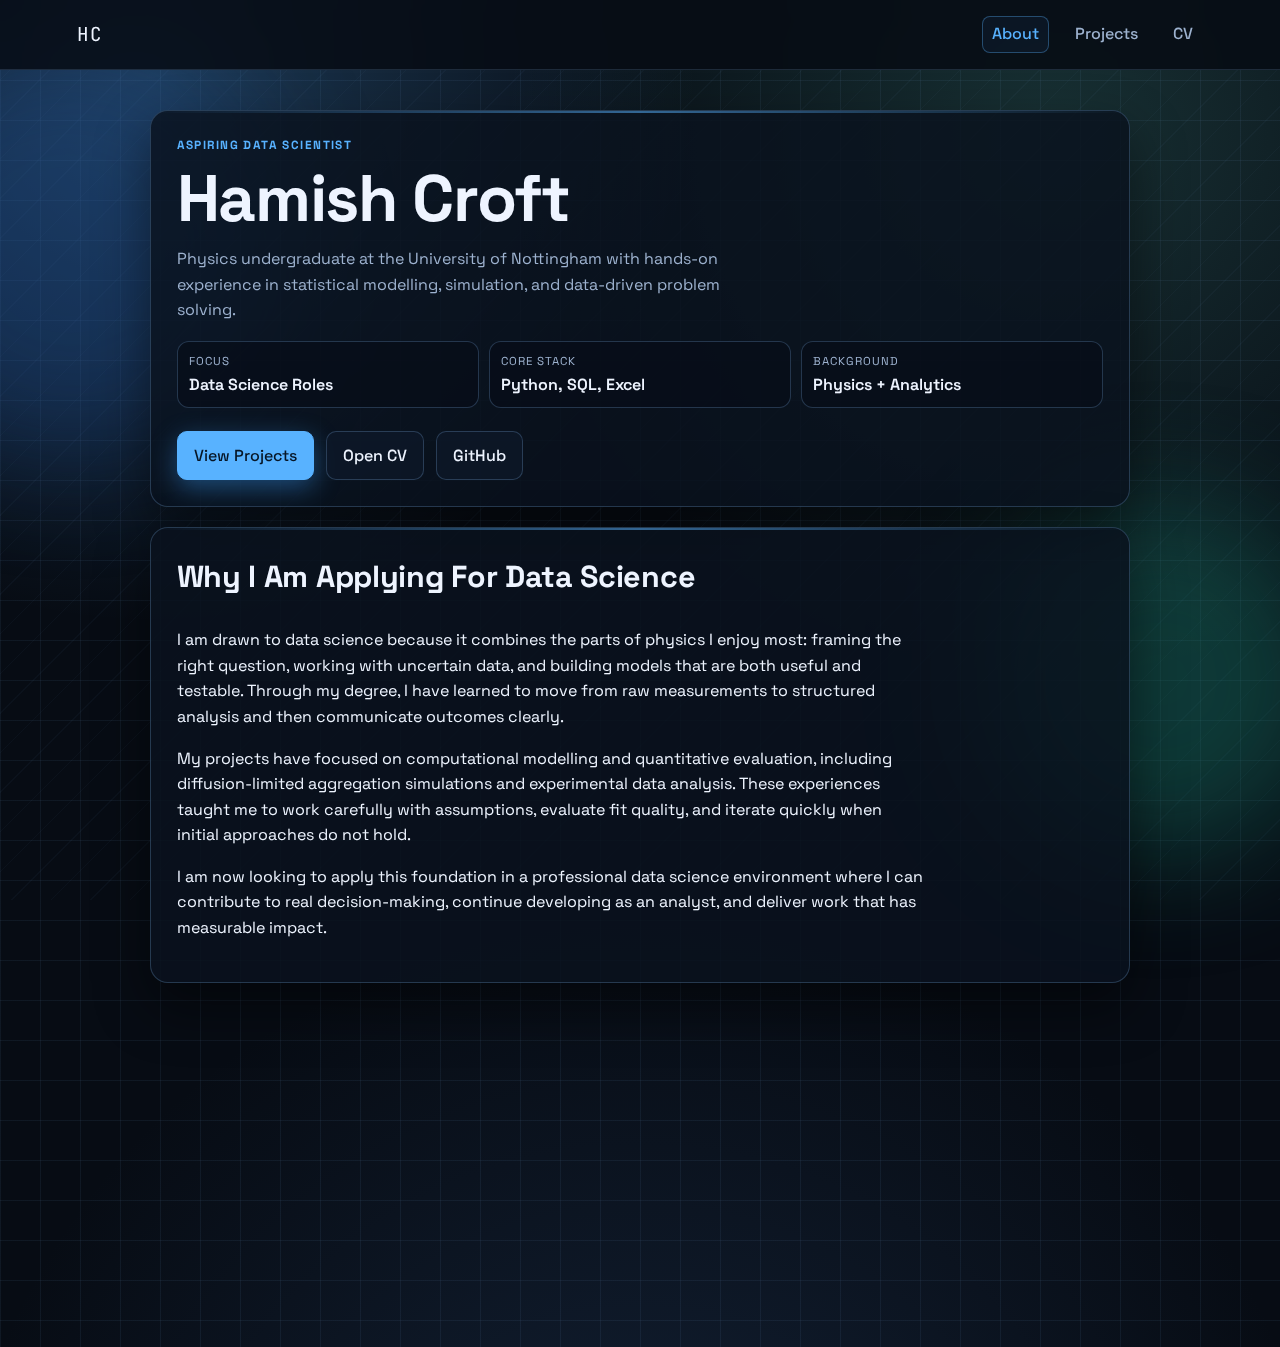
<file: index.html>
<!doctype html>
<html lang="en">
<head>
  <meta charset="UTF-8" />
  <meta name="viewport" content="width=device-width, initial-scale=1.0" />
  <title>Hamish Croft | About</title>
  <meta name="description" content="About Hamish Croft: physics student applying quantitative thinking to data science." />
  <link rel="preconnect" href="https://fonts.googleapis.com" />
  <link rel="preconnect" href="https://fonts.gstatic.com" crossorigin />
  <link href="https://fonts.googleapis.com/css2?family=JetBrains+Mono:wght@500;700&family=Space+Grotesk:wght@400;500;700&display=swap" rel="stylesheet" />
  <link rel="stylesheet" href="assets/styles.css" />
</head>
<body>
  <div class="bg-shape bg-shape-a"></div>
  <div class="bg-shape bg-shape-b"></div>

  <header class="site-header">
    <a class="brand" href="index.html">HC</a>
    <nav class="nav">
      <a class="active" href="index.html">About</a>
      <a href="projects.html">Projects</a>
      <a href="cv.html">CV</a>
    </nav>
  </header>

  <main>
    <section class="hero reveal">
      <p class="eyebrow">Aspiring Data Scientist</p>
      <h1>Hamish Croft</h1>
      <p class="hero-copy">
        Physics undergraduate at the University of Nottingham with hands-on experience in statistical modelling, simulation, and data-driven problem solving.
      </p>
      <div class="hero-signals">
        <div class="signal">
          <p class="signal-label">Focus</p>
          <p class="signal-value">Data Science Roles</p>
        </div>
        <div class="signal">
          <p class="signal-label">Core Stack</p>
          <p class="signal-value">Python, SQL, Excel</p>
        </div>
        <div class="signal">
          <p class="signal-label">Background</p>
          <p class="signal-value">Physics + Analytics</p>
        </div>
      </div>
      <div class="hero-actions">
        <a class="button primary" href="projects.html">View Projects</a>
        <a class="button" href="cv.html">Open CV</a>
        <a class="button" href="https://github.com/hcroft-code" target="_blank" rel="noreferrer">GitHub</a>
      </div>
    </section>

    <section class="panel reveal cover-letter">
      <h2>Why I Am Applying For Data Science</h2>
      <p>
        I am drawn to data science because it combines the parts of physics I enjoy most: framing the right question, working with uncertain data, and building models that are both useful and testable. Through my degree, I have learned to move from raw measurements to structured analysis and then communicate outcomes clearly.
      </p>
      <p>
        My projects have focused on computational modelling and quantitative evaluation, including diffusion-limited aggregation simulations and experimental data analysis. These experiences taught me to work carefully with assumptions, evaluate fit quality, and iterate quickly when initial approaches do not hold.
      </p>
      <p>
        I am now looking to apply this foundation in a professional data science environment where I can contribute to real decision-making, continue developing as an analyst, and deliver work that has measurable impact.
      </p>
    </section>

    <section class="panel reveal">
      <h2>What I Can Bring</h2>
      <ul class="tag-list">
        <li>Strong quantitative reasoning</li>
        <li>Python workflow design</li>
        <li>Statistical modelling and regression</li>
        <li>Clear technical communication</li>
        <li>Collaborative leadership experience</li>
      </ul>
      <p class="contact-line">
        Contact: <a class="text-link" href="mailto:H.croft@me.com">H.croft@me.com</a> |
        <a class="text-link" href="http://www.linkedin.com/in/hamishcroft" target="_blank" rel="noreferrer">LinkedIn</a>
      </p>
    </section>
  </main>

  <script>
    const observer = new IntersectionObserver((entries) => {
      entries.forEach((entry) => {
        if (entry.isIntersecting) {
          entry.target.classList.add('in-view');
          observer.unobserve(entry.target);
        }
      });
    }, { threshold: 0.15 });

    document.querySelectorAll('.reveal').forEach((el) => observer.observe(el));
  </script>
</body>
</html>
</file>
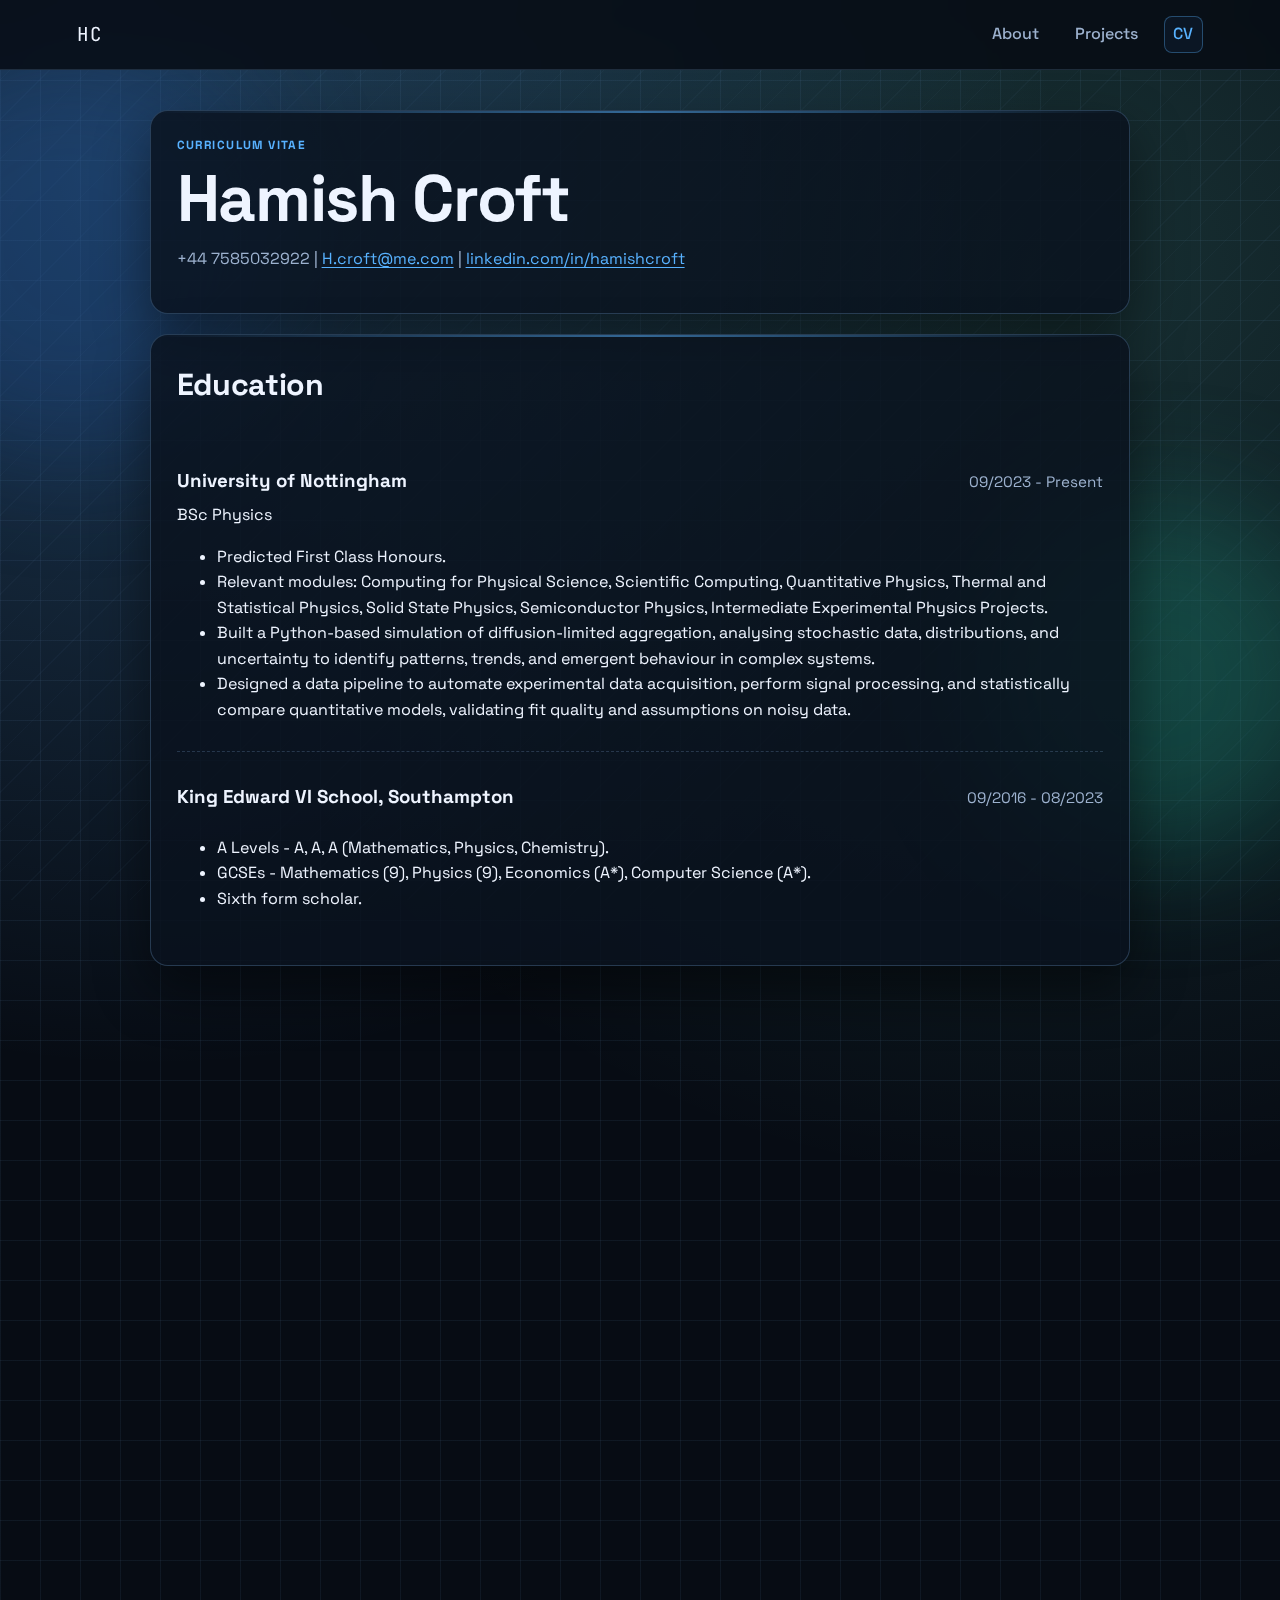
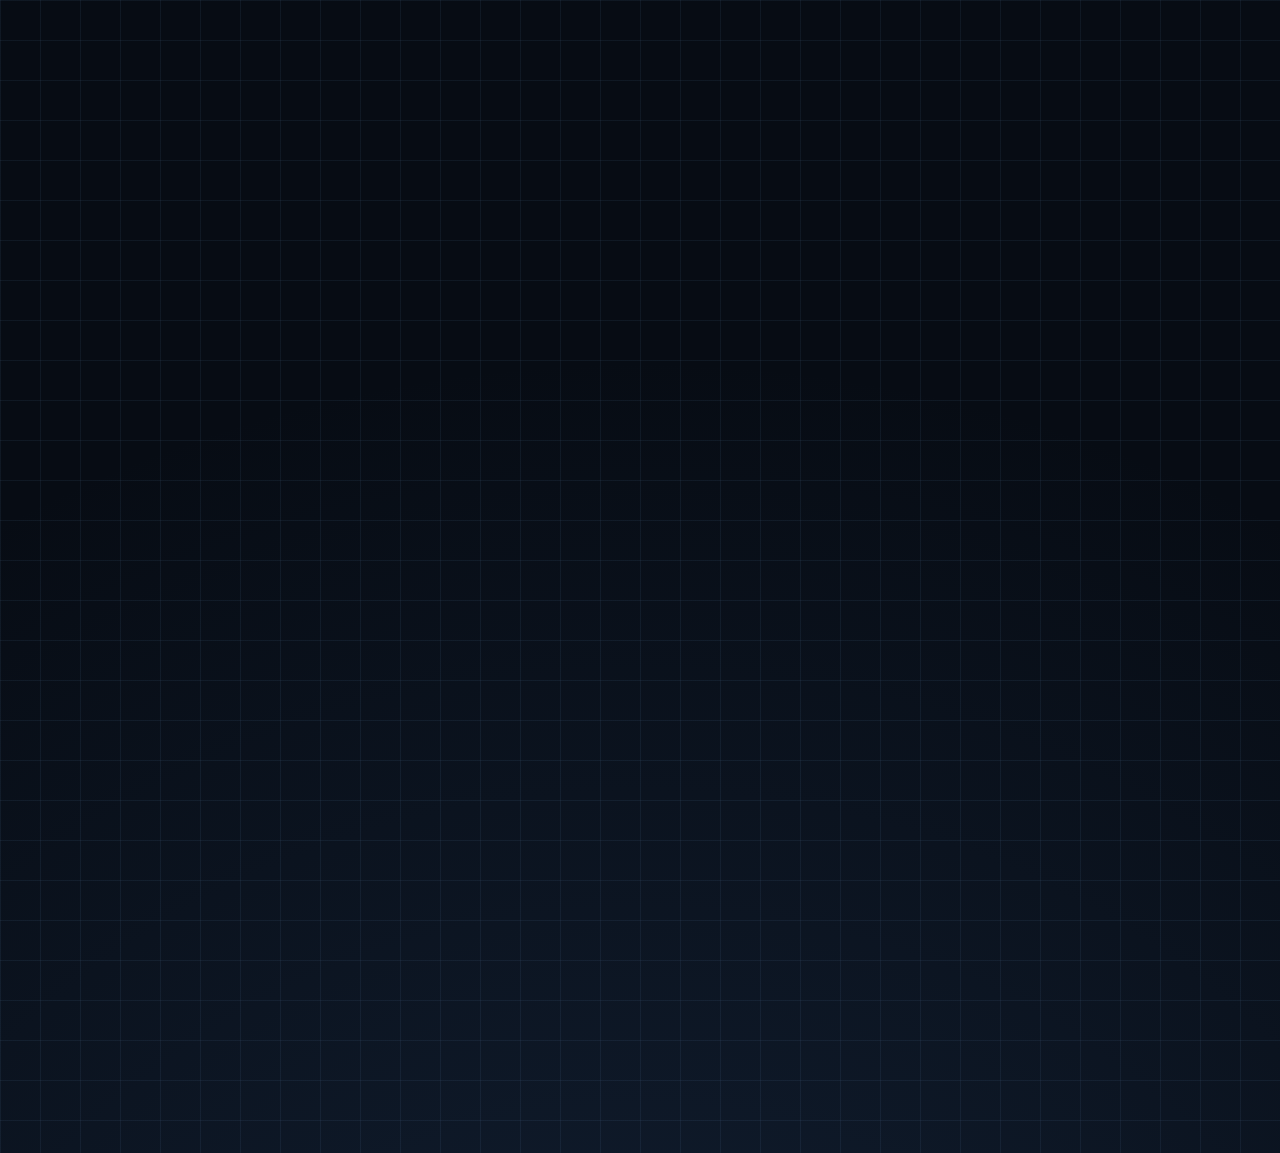
<file: cv.html>
<!doctype html>
<html lang="en">
<head>
  <meta charset="UTF-8" />
  <meta name="viewport" content="width=device-width, initial-scale=1.0" />
  <title>Hamish Croft | CV</title>
  <meta name="description" content="CV of Hamish Croft." />
  <link rel="preconnect" href="https://fonts.googleapis.com" />
  <link rel="preconnect" href="https://fonts.gstatic.com" crossorigin />
  <link href="https://fonts.googleapis.com/css2?family=JetBrains+Mono:wght@500;700&family=Space+Grotesk:wght@400;500;700&display=swap" rel="stylesheet" />
  <link rel="stylesheet" href="assets/styles.css" />
</head>
<body>
  <div class="bg-shape bg-shape-a"></div>
  <div class="bg-shape bg-shape-b"></div>

  <header class="site-header">
    <a class="brand" href="index.html">HC</a>
    <nav class="nav">
      <a href="index.html">About</a>
      <a href="projects.html">Projects</a>
      <a class="active" href="cv.html">CV</a>
    </nav>
  </header>

  <main>
    <section class="hero reveal cv-hero">
      <p class="eyebrow">Curriculum Vitae</p>
      <h1>Hamish Croft</h1>
      <p class="hero-copy">
        +44 7585032922 | <a class="text-link" href="mailto:H.croft@me.com">H.croft@me.com</a> |
        <a class="text-link" href="http://www.linkedin.com/in/hamishcroft" target="_blank" rel="noreferrer">linkedin.com/in/hamishcroft</a>
      </p>
    </section>

    <section class="panel reveal">
      <h2>Education</h2>
      <div class="timeline">
        <article>
          <header>
            <h3>University of Nottingham</h3>
            <time>09/2023 - Present</time>
          </header>
          <p>BSc Physics</p>
          <ul>
            <li>Predicted First Class Honours.</li>
            <li>Relevant modules: Computing for Physical Science, Scientific Computing, Quantitative Physics, Thermal and Statistical Physics, Solid State Physics, Semiconductor Physics, Intermediate Experimental Physics Projects.</li>
            <li>Built a Python-based simulation of diffusion-limited aggregation, analysing stochastic data, distributions, and uncertainty to identify patterns, trends, and emergent behaviour in complex systems.</li>
            <li>Designed a data pipeline to automate experimental data acquisition, perform signal processing, and statistically compare quantitative models, validating fit quality and assumptions on noisy data.</li>
          </ul>
        </article>
        <article>
          <header>
            <h3>King Edward VI School, Southampton</h3>
            <time>09/2016 - 08/2023</time>
          </header>
          <ul>
            <li>A Levels - A, A, A (Mathematics, Physics, Chemistry).</li>
            <li>GCSEs - Mathematics (9), Physics (9), Economics (A*), Computer Science (A*).</li>
            <li>Sixth form scholar.</li>
          </ul>
        </article>
      </div>
    </section>

    <section class="panel reveal">
      <h2>Professional Experience</h2>
      <div class="timeline">
        <article>
          <header>
            <h3>DataAnnotation | Physics, Mathematics, and Python AI Trainer | Online</h3>
            <time>02/2025 - Present</time>
          </header>
          <ul>
            <li>Improved understanding of data processing and model training workflows.</li>
            <li>Designed and validated complex Python, mathematics, and physics problems to test logical reasoning and robustness.</li>
            <li>Synthesised findings into clear feedback under tight deadlines, balancing accuracy with delivery expectations.</li>
          </ul>
        </article>
        <article>
          <header>
            <h3>Cricket Hoppers &amp; St Cross Symmondians CC | Coach | Winchester</h3>
            <time>09/2020 - 09/2024</time>
          </header>
          <ul>
            <li>Learned leadership skills and managed challenging situations with distressed children and parents.</li>
            <li>Planned and delivered structured coaching sessions for U5-U13 age groups.</li>
            <li>Tailored communication style ensuring children improved technical skills and confidence in cricket.</li>
          </ul>
        </article>
        <article>
          <header>
            <h3>Bartender | Corhampton Golf Club | Corhampton</h3>
            <time>04/2025 - Present</time>
          </header>
          <ul>
            <li>Prepared and served drinks while maintaining high customer service standards.</li>
            <li>Managed bar area, ensuring cleanliness and organisation.</li>
            <li>Processed transactions and balanced cash at the end of shifts.</li>
            <li>Built rapport with members and guests to create a welcoming atmosphere.</li>
          </ul>
        </article>
      </div>
    </section>

    <section class="panel reveal">
      <h2>Leadership &amp; Extracurricular Activities</h2>
      <div class="timeline">
        <article>
          <header>
            <h3>University of Nottingham Men's Cricket Club | President | Nottingham</h3>
            <time>06/2024 - Present</time>
          </header>
          <ul>
            <li>Lead one of the largest university cricket clubs in the country, overseeing operations, events, and committee activities.</li>
            <li>Made risk-based investment decisions on fixtures and squad expansion, allocating resources to a Sixth XI that increased paying membership from 94 to 150 and delivered the highest revenue in the club's history.</li>
            <li>Raised over £11,000 for Movember through large-scale campaigns and events.</li>
            <li>Managed relationships with sponsors, the Students' Union, and UoN Sport, planning major events and associated advertising campaigns including the Barnaby Webber Memorial Tournament.</li>
            <li>Regularly presented financial, operational, and performance insights to committee members and university stakeholders.</li>
          </ul>
        </article>
        <article>
          <header>
            <h3>Cricket | Winchester &amp; Nottingham</h3>
            <time>09/2019 - Present</time>
          </header>
          <ul>
            <li>Represented U16 Hampshire cricket sides.</li>
            <li>Competed for St Cross Symondians Premier League sides.</li>
            <li>Continue to play in university performance squads.</li>
          </ul>
        </article>
      </div>
    </section>

    <section class="panel reveal">
      <h2>Additional Information</h2>
      <ul>
        <li>Certificates: Google Data Analytics, EDT Routes into STEM, Clean UK driving licence.</li>
        <li>Technical Skills: Python, statistical modelling and regression, quantitative data analysis, data visualisation, SQL, Excel, research and stakeholder presentation.</li>
        <li>Other Interests: Cricket, golf.</li>
      </ul>
    </section>
  </main>

  <script>
    const observer = new IntersectionObserver((entries) => {
      entries.forEach((entry) => {
        if (entry.isIntersecting) {
          entry.target.classList.add('in-view');
          observer.unobserve(entry.target);
        }
      });
    }, { threshold: 0.15 });

    document.querySelectorAll('.reveal').forEach((el) => observer.observe(el));
  </script>
</body>
</html>
</file>
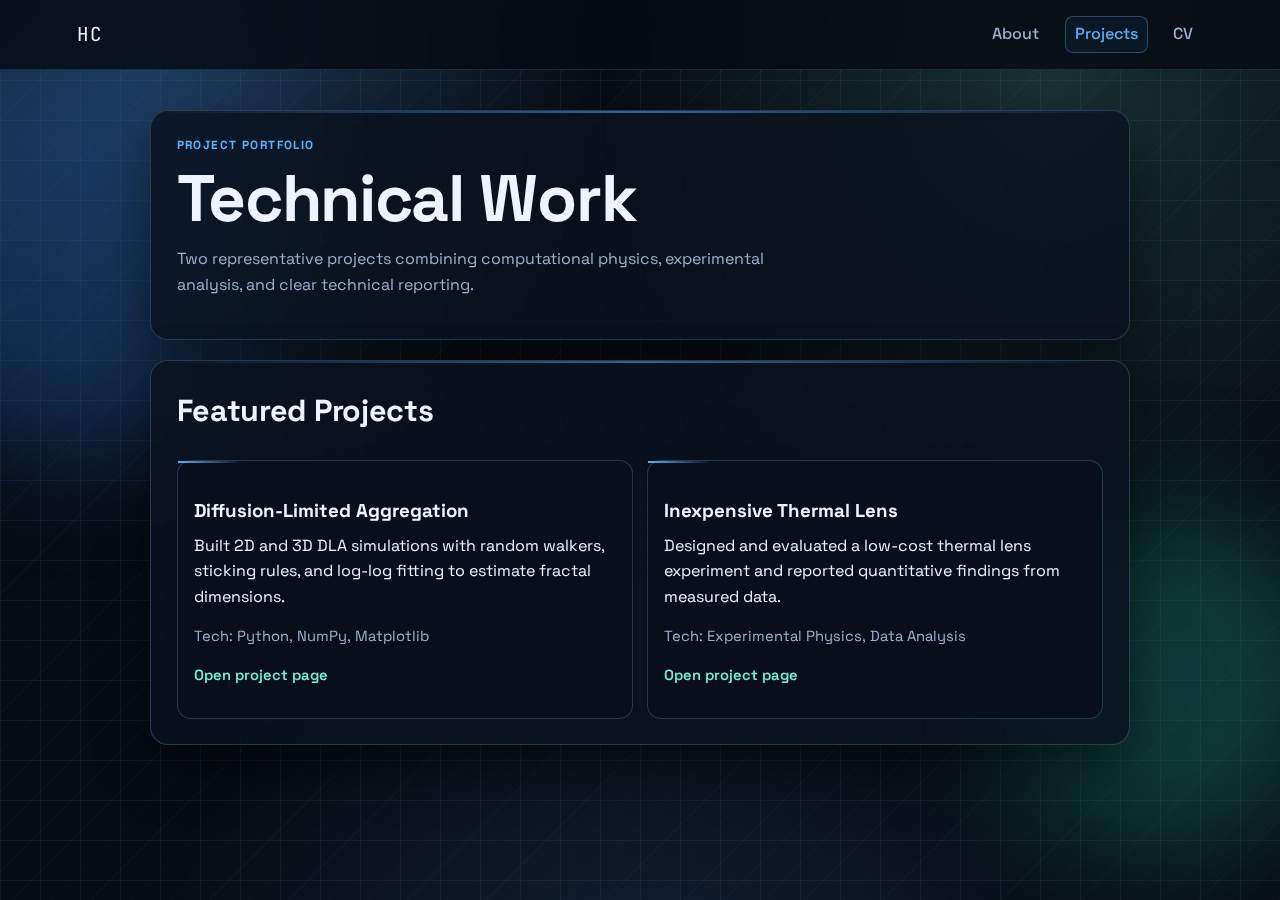
<file: projects.html>
<!doctype html>
<html lang="en">
<head>
  <meta charset="UTF-8" />
  <meta name="viewport" content="width=device-width, initial-scale=1.0" />
  <title>Hamish Croft | Projects</title>
  <meta name="description" content="Project portfolio for Hamish Croft." />
  <link rel="preconnect" href="https://fonts.googleapis.com" />
  <link rel="preconnect" href="https://fonts.gstatic.com" crossorigin />
  <link href="https://fonts.googleapis.com/css2?family=JetBrains+Mono:wght@500;700&family=Space+Grotesk:wght@400;500;700&display=swap" rel="stylesheet" />
  <link rel="stylesheet" href="assets/styles.css" />
</head>
<body>
  <div class="bg-shape bg-shape-a"></div>
  <div class="bg-shape bg-shape-b"></div>

  <header class="site-header">
    <a class="brand" href="index.html">HC</a>
    <nav class="nav">
      <a href="index.html">About</a>
      <a class="active" href="projects.html">Projects</a>
      <a href="cv.html">CV</a>
    </nav>
  </header>

  <main>
    <section class="hero reveal">
      <p class="eyebrow">Project Portfolio</p>
      <h1>Technical Work</h1>
      <p class="hero-copy">
        Two representative projects combining computational physics, experimental analysis, and clear technical reporting.
      </p>
    </section>

    <section class="panel reveal">
      <h2>Featured Projects</h2>
      <div class="grid">
        <a class="card-link" href="projects/dla.html">
          <article class="card">
            <h3>Diffusion-Limited Aggregation</h3>
            <p>Built 2D and 3D DLA simulations with random walkers, sticking rules, and log-log fitting to estimate fractal dimensions.</p>
            <p class="meta">Tech: Python, NumPy, Matplotlib</p>
            <p class="meta card-cta">Open project page</p>
          </article>
        </a>
        <a class="card-link" href="projects/thermal-lens.html">
          <article class="card">
            <h3>Inexpensive Thermal Lens</h3>
            <p>Designed and evaluated a low-cost thermal lens experiment and reported quantitative findings from measured data.</p>
            <p class="meta">Tech: Experimental Physics, Data Analysis</p>
            <p class="meta card-cta">Open project page</p>
          </article>
        </a>
      </div>
    </section>
  </main>

  <script>
    const observer = new IntersectionObserver((entries) => {
      entries.forEach((entry) => {
        if (entry.isIntersecting) {
          entry.target.classList.add('in-view');
          observer.unobserve(entry.target);
        }
      });
    }, { threshold: 0.15 });

    document.querySelectorAll('.reveal').forEach((el) => observer.observe(el));
  </script>
</body>
</html>
</file>
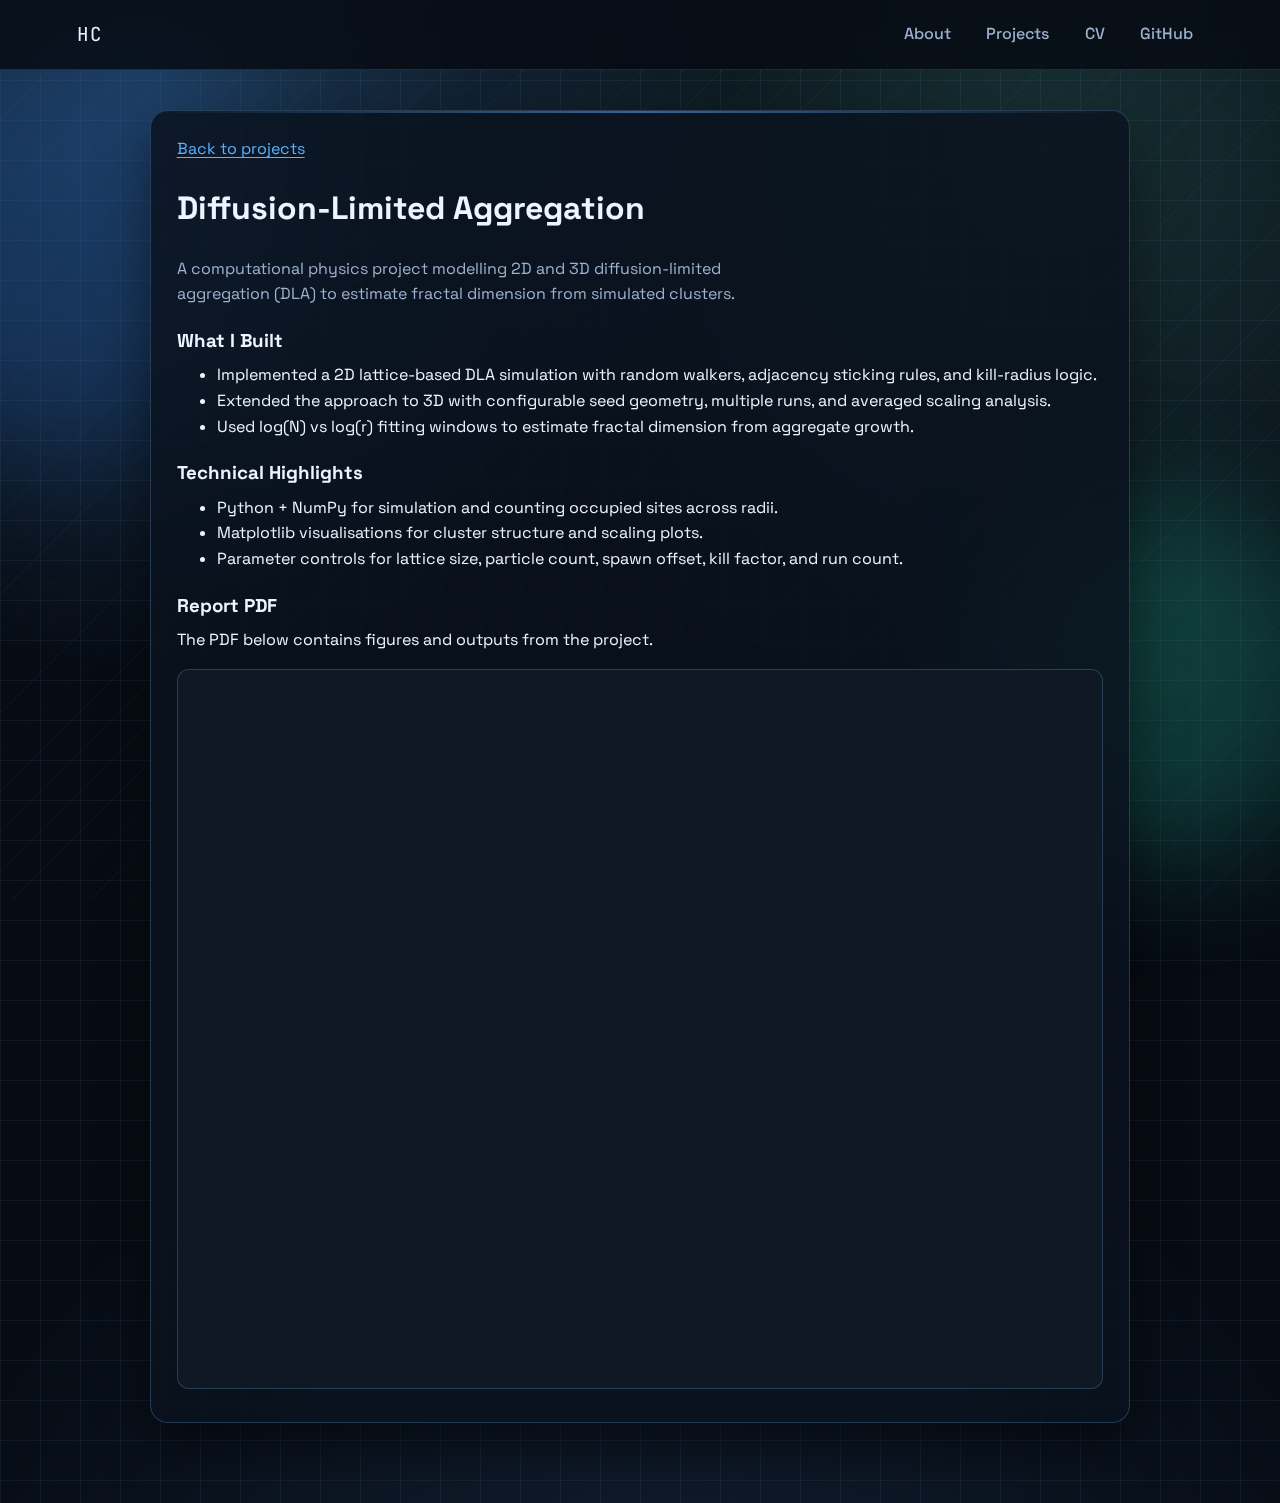
<file: projects/dla.html>
<!doctype html>
<html lang="en">
<head>
  <meta charset="UTF-8" />
  <meta name="viewport" content="width=device-width, initial-scale=1.0" />
  <title>Diffusion-Limited Aggregation | Hamish Croft</title>
  <meta name="description" content="Diffusion-limited aggregation project by Hamish Croft." />
  <link rel="preconnect" href="https://fonts.googleapis.com" />
  <link rel="preconnect" href="https://fonts.gstatic.com" crossorigin />
  <link href="https://fonts.googleapis.com/css2?family=JetBrains+Mono:wght@500;700&family=Space+Grotesk:wght@400;500;700&display=swap" rel="stylesheet" />
  <link rel="stylesheet" href="../assets/styles.css" />
</head>
<body>
  <div class="bg-shape bg-shape-a"></div>
  <div class="bg-shape bg-shape-b"></div>

  <header class="site-header">
    <a class="brand" href="../index.html">HC</a>
    <nav class="nav">
      <a href="../index.html">About</a>
      <a href="../projects.html">Projects</a>
      <a href="../cv.html">CV</a>
      <a href="https://github.com/hcroft-code" target="_blank" rel="noreferrer">GitHub</a>
    </nav>
  </header>

  <main>
    <section class="panel reveal in-view">
      <p class="back-link"><a class="text-link" href="../projects.html">Back to projects</a></p>
      <h1>Diffusion-Limited Aggregation</h1>
      <p class="hero-copy">A computational physics project modelling 2D and 3D diffusion-limited aggregation (DLA) to estimate fractal dimension from simulated clusters.</p>

      <div class="project-body">
        <h3>What I Built</h3>
        <ul>
          <li>Implemented a 2D lattice-based DLA simulation with random walkers, adjacency sticking rules, and kill-radius logic.</li>
          <li>Extended the approach to 3D with configurable seed geometry, multiple runs, and averaged scaling analysis.</li>
          <li>Used log(N) vs log(r) fitting windows to estimate fractal dimension from aggregate growth.</li>
        </ul>

        <h3>Technical Highlights</h3>
        <ul>
          <li>Python + NumPy for simulation and counting occupied sites across radii.</li>
          <li>Matplotlib visualisations for cluster structure and scaling plots.</li>
          <li>Parameter controls for lattice size, particle count, spawn offset, kill factor, and run count.</li>
        </ul>

        <h3>Report PDF</h3>
        <p>The PDF below contains figures and outputs from the project.</p>
        <iframe class="report-frame" src="../assets/reports/dla_figures.pdf" title="DLA Figures PDF"></iframe>
      </div>
    </section>
  </main>
</body>
</html>
</file>
<file: assets/styles.css>
:root {
  --bg: #070c14;
  --surface: rgba(10, 18, 30, 0.84);
  --surface-strong: rgba(8, 15, 26, 0.95);
  --surface-border: rgba(124, 172, 228, 0.26);
  --text: #eef4ff;
  --muted: #9db2cf;
  --accent: #58b2ff;
  --accent-2: #70f1da;
  --shadow: 0 24px 55px rgba(0, 0, 0, 0.48);
}

* {
  box-sizing: border-box;
}

html {
  scroll-behavior: smooth;
}

body {
  margin: 0;
  min-height: 100vh;
  background:
    linear-gradient(rgba(124, 172, 228, 0.08) 1px, transparent 1px),
    linear-gradient(90deg, rgba(124, 172, 228, 0.08) 1px, transparent 1px),
    radial-gradient(circle at 12% 6%, rgba(88, 178, 255, 0.28), transparent 32%),
    radial-gradient(circle at 82% 10%, rgba(112, 241, 218, 0.16), transparent 34%),
    radial-gradient(circle at 50% 120%, rgba(42, 74, 118, 0.35), transparent 40%),
    var(--bg);
  background-size: 40px 40px, 40px 40px, auto, auto, auto;
  color: var(--text);
  font-family: 'Space Grotesk', sans-serif;
  line-height: 1.6;
}

body::before {
  content: "";
  position: fixed;
  inset: 0;
  pointer-events: none;
  z-index: -1;
  background:
    repeating-linear-gradient(
      135deg,
      rgba(124, 172, 228, 0.04) 0 1px,
      transparent 1px 28px
    );
}

.bg-shape {
  position: fixed;
  border-radius: 999px;
  filter: blur(60px);
  opacity: 0.35;
  z-index: -1;
  pointer-events: none;
}

.bg-shape-a {
  width: 420px;
  height: 420px;
  top: 40px;
  left: -140px;
  background: #1f4f96;
}

.bg-shape-b {
  width: 360px;
  height: 360px;
  right: -60px;
  bottom: 40px;
  background: #1d8f79;
}

.site-header {
  position: sticky;
  top: 0;
  display: flex;
  justify-content: space-between;
  align-items: center;
  padding: 1rem 6vw;
  backdrop-filter: blur(14px);
  background: rgba(6, 11, 19, 0.84);
  border-bottom: 1px solid rgba(122, 160, 206, 0.2);
  z-index: 10;
}

.brand {
  font-family: 'JetBrains Mono', monospace;
  font-size: 1.2rem;
  letter-spacing: 0.08em;
  text-decoration: none;
  color: var(--text);
}

.nav {
  display: flex;
  gap: 1rem;
}

.nav a {
  text-decoration: none;
  color: var(--muted);
  font-weight: 500;
  padding: 0.28rem 0.55rem;
  border-radius: 8px;
  border: 1px solid transparent;
  transition: border-color 220ms ease, color 220ms ease, background 220ms ease;
}

.nav a:hover,
.nav a.active {
  color: var(--accent);
  border-color: rgba(88, 178, 255, 0.35);
  background: rgba(14, 26, 41, 0.72);
}

main {
  width: min(980px, 92vw);
  margin: 2.5rem auto 5rem;
  display: grid;
  gap: 1.25rem;
}

.hero,
.panel {
  background: var(--surface);
  border: 1px solid var(--surface-border);
  border-radius: 18px;
  box-shadow: var(--shadow);
  padding: clamp(1.2rem, 2vw, 2rem);
  position: relative;
  overflow: hidden;
}

.hero::after,
.panel::after {
  content: "";
  position: absolute;
  top: 0;
  left: 0;
  width: 100%;
  height: 2px;
  background: linear-gradient(90deg, transparent, rgba(88, 178, 255, 0.75), transparent);
  opacity: 0.7;
}

.hero h1 {
  font-family: 'Space Grotesk', sans-serif;
  font-size: clamp(2.2rem, 6vw, 4.1rem);
  letter-spacing: -0.02em;
  line-height: 1;
  margin: 0 0 0.9rem;
}

.eyebrow {
  text-transform: uppercase;
  letter-spacing: 0.12em;
  font-size: 0.74rem;
  color: var(--accent);
  font-weight: 700;
  margin: 0 0 0.7rem;
}

.hero-copy {
  max-width: 60ch;
  color: var(--muted);
}

.hero-signals {
  margin-top: 1.1rem;
  display: grid;
  grid-template-columns: repeat(auto-fit, minmax(140px, 1fr));
  gap: 0.6rem;
}

.signal {
  border: 1px solid var(--surface-border);
  border-radius: 12px;
  background: rgba(7, 13, 24, 0.72);
  padding: 0.62rem 0.72rem;
}

.signal-label {
  margin: 0 0 0.12rem;
  color: var(--muted);
  font-size: 0.72rem;
  letter-spacing: 0.08em;
  text-transform: uppercase;
}

.signal-value {
  margin: 0;
  font-weight: 600;
  color: var(--text);
}

.hero-actions {
  margin-top: 1.4rem;
  display: flex;
  flex-wrap: wrap;
  gap: 0.75rem;
}

.button {
  display: inline-block;
  text-decoration: none;
  border: 1px solid var(--surface-border);
  padding: 0.68rem 1rem;
  border-radius: 10px;
  color: var(--text);
  font-weight: 500;
  background: rgba(14, 25, 40, 0.82);
  transition: transform 190ms ease, border-color 190ms ease, box-shadow 190ms ease;
}

.button.primary {
  background: var(--accent);
  border-color: var(--accent);
  color: #061525;
  box-shadow: 0 8px 26px rgba(58, 160, 255, 0.4);
}

.button:hover {
  transform: translateY(-2px);
  border-color: rgba(122, 160, 206, 0.42);
  box-shadow: 0 10px 24px rgba(0, 0, 0, 0.35);
}

h2 {
  margin-top: 0;
  font-family: 'Space Grotesk', sans-serif;
  font-size: 1.9rem;
  letter-spacing: -0.01em;
}

h3 {
  margin-bottom: 0.4rem;
}

p {
  margin-top: 0;
}

.section-title-row {
  display: flex;
  justify-content: space-between;
  align-items: baseline;
  gap: 1rem;
}

.grid {
  display: grid;
  grid-template-columns: repeat(auto-fit, minmax(220px, 1fr));
  gap: 0.9rem;
}

.card {
  border: 1px solid var(--surface-border);
  border-radius: 14px;
  padding: 1rem;
  background: var(--surface-strong);
  position: relative;
}

.card::before {
  content: "";
  position: absolute;
  inset: 0 auto auto 0;
  width: 64px;
  height: 2px;
  background: linear-gradient(90deg, var(--accent), transparent);
}

.card-link {
  text-decoration: none;
  color: inherit;
  display: block;
}

.card-link .card {
  height: 100%;
  transition: transform 200ms ease, box-shadow 200ms ease;
}

.card-link:hover .card {
  transform: translateY(-3px);
  box-shadow: 0 16px 34px rgba(0, 0, 0, 0.36);
  border-color: rgba(58, 160, 255, 0.5);
}

.meta {
  color: var(--muted);
  font-size: 0.92rem;
}

.card-cta {
  margin-top: 0.85rem;
  color: var(--accent-2);
  font-weight: 600;
}

.tag-list {
  display: flex;
  flex-wrap: wrap;
  gap: 0.55rem;
  list-style: none;
  padding: 0;
  margin: 1rem 0 0;
}

.tag-list li {
  border: 1px solid var(--surface-border);
  border-radius: 999px;
  padding: 0.32rem 0.78rem;
  background: rgba(15, 25, 37, 0.8);
  font-size: 0.9rem;
}

.timeline article {
  padding: 0.75rem 0;
  border-bottom: 1px dashed rgba(122, 160, 206, 0.26);
}

.timeline article:last-child {
  border-bottom: none;
}

.timeline header {
  display: flex;
  justify-content: space-between;
  gap: 1rem;
  align-items: baseline;
}

.timeline time {
  color: var(--muted);
  font-size: 0.95rem;
}

.cover-letter p {
  max-width: 75ch;
}

.contact-line {
  margin-top: 1rem;
}

.text-link {
  color: var(--accent);
  text-underline-offset: 3px;
}

.text-link:hover {
  color: var(--accent-2);
}

.project-body {
  margin-top: 1rem;
}

.project-body h3 {
  margin-top: 1.2rem;
}

.project-body ul {
  margin-top: 0;
}

.back-link {
  margin-bottom: 0.75rem;
}

.report-frame {
  width: 100%;
  height: 80vh;
  border: 1px solid var(--surface-border);
  border-radius: 12px;
  background: #0f1824;
}

.reveal {
  opacity: 0;
  transform: translateY(16px);
  transition: opacity 550ms ease, transform 550ms ease;
}

.reveal.in-view {
  opacity: 1;
  transform: translateY(0);
}

@media (max-width: 720px) {
  .site-header {
    flex-direction: column;
    align-items: flex-start;
    gap: 0.6rem;
  }

  .nav {
    flex-wrap: wrap;
  }

  .timeline header {
    flex-direction: column;
    gap: 0.1rem;
  }
}

@media print {
  .site-header,
  .hero-actions,
  .bg-shape {
    display: none;
  }

  body {
    background: #fff;
    color: #111;
  }

  .hero,
  .panel {
    box-shadow: none;
    border: none;
    padding: 0;
    background: #fff;
  }

  main {
    width: 100%;
    margin: 0;
    gap: 1rem;
  }
}
</file>
